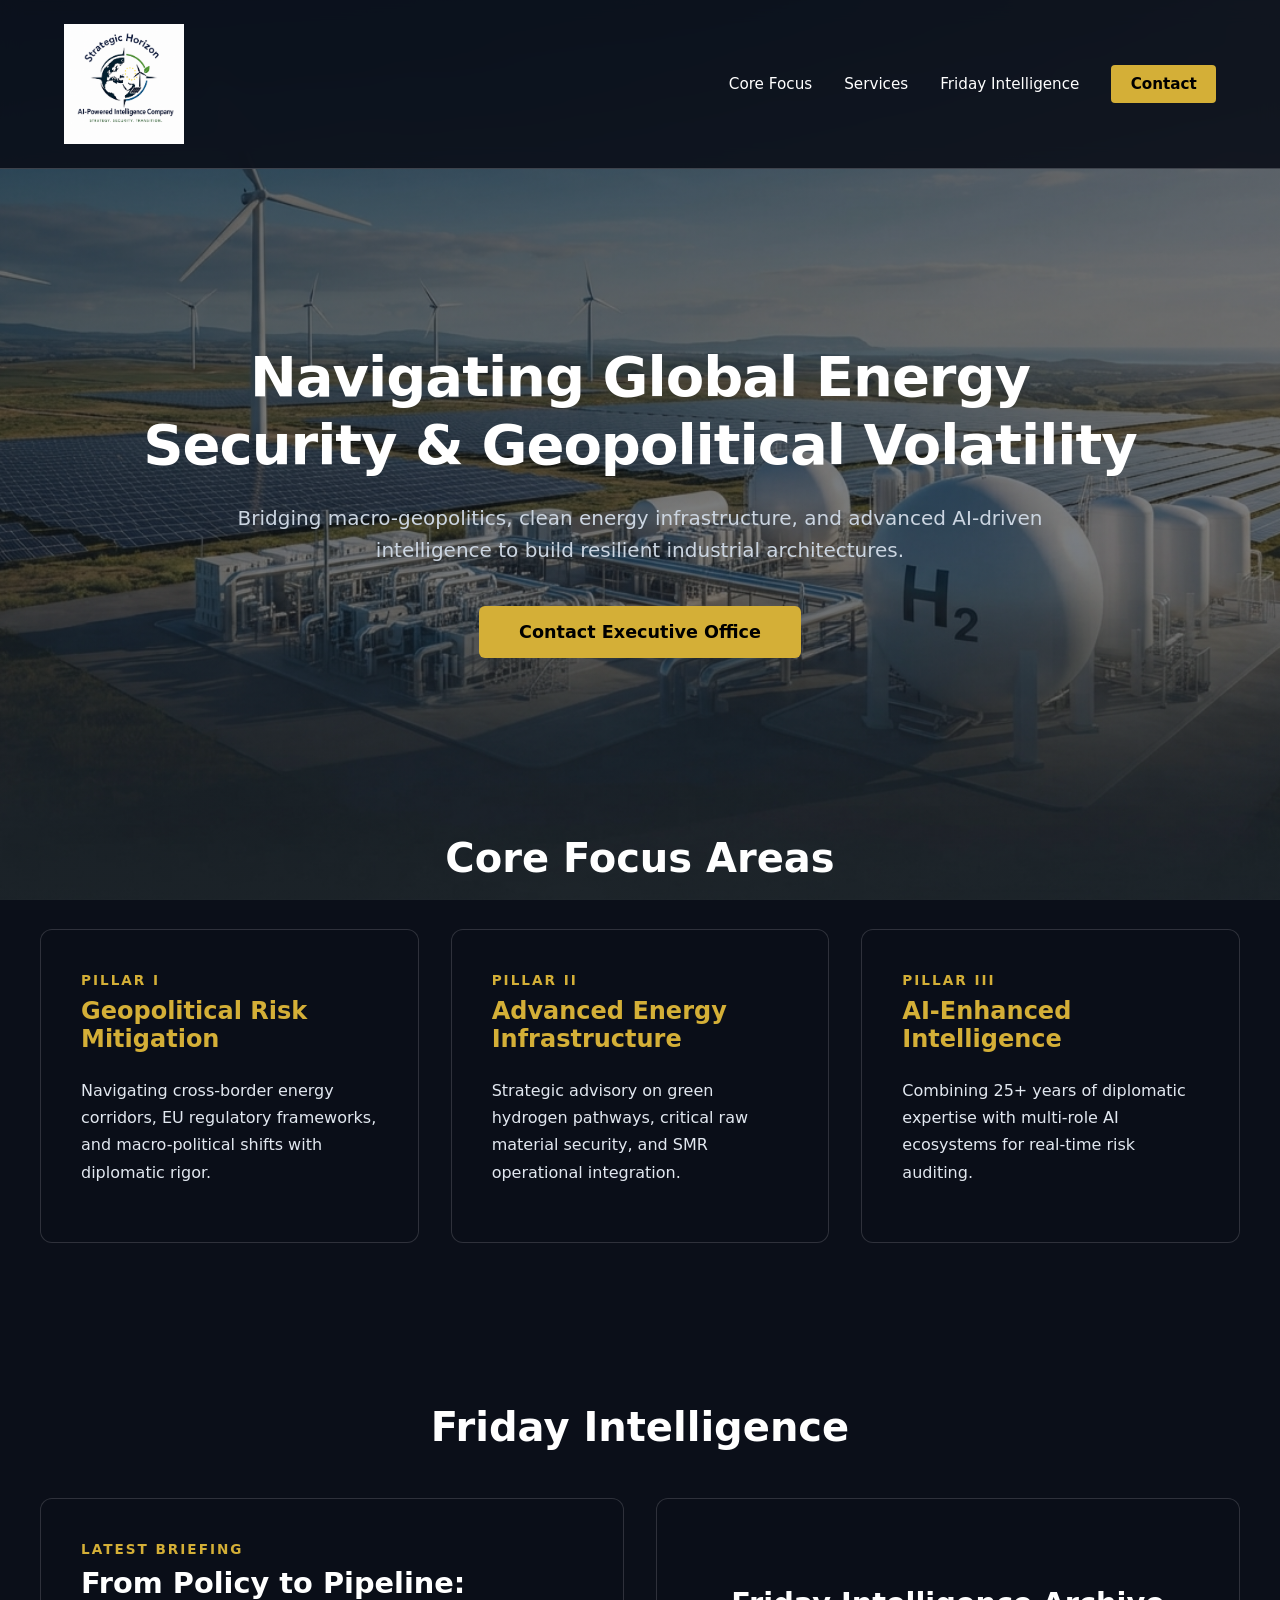
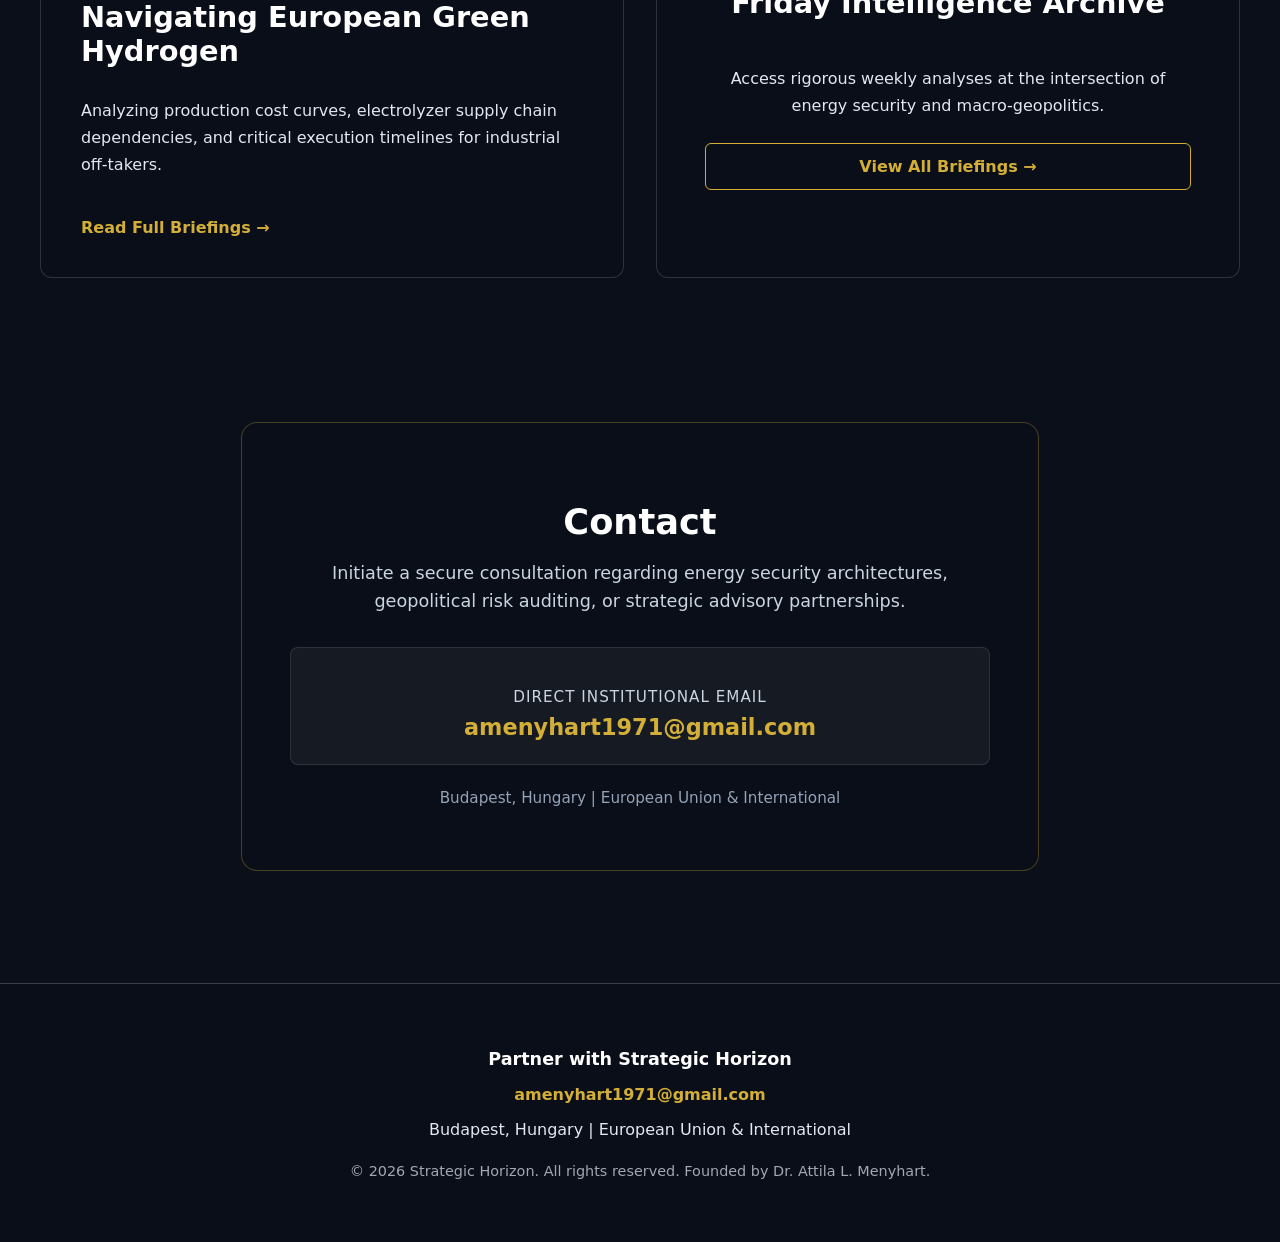
<file: index.html>
<!DOCTYPE html>
<html lang="en">
<head>
    <meta charset="UTF-8">
    <meta name="viewport" content="width=device-width, initial-scale=1.0">
    <title>Strategic Horizon | AI-Powered Intelligence & Energy Security</title>
    <link rel="stylesheet" href="src/styles/main.css">
    <style>
        body {
            background-color: #0b0f19;
            background-image: linear-gradient(rgba(11, 15, 25, 0.65), rgba(11, 15, 25, 0.45)), url('hero-bg.png');
            background-size: cover;
            background-position: center;
            background-attachment: fixed;
            background-repeat: no-repeat;
            color: #ffffff;
            font-family: system-ui, -apple-system, BlinkMacSystemFont, 'Segoe UI', Roboto, sans-serif;
            margin: 0;
            padding: 0;
            scroll-behavior: smooth;
        }
        .card {
            background: rgba(11, 15, 25, 0.85);
            border: 1px solid rgba(255,255,255,0.15);
            padding: 2.5rem;
            border-radius: 12px;
            backdrop-filter: blur(8px);
            transition: border-color 0.3s ease;
        }
        .card:hover {
            border-color: rgba(212, 175, 55, 0.5);
        }
        .contact-box {
            background: rgba(11, 15, 25, 0.9);
            border: 1px solid rgba(212, 175, 55, 0.3);
            padding: 3rem;
            border-radius: 16px;
            max-width: 700px;
            margin: 0 auto;
            text-align: center;
            backdrop-filter: blur(10px);
        }
    </style>
</head>
<body>

    <!-- Header / Navigation -->
    <header style="display: flex; justify-content: space-between; align-items: center; padding: 1.5rem 4rem; border-bottom: 1px solid rgba(255,255,255,0.2); position: sticky; top: 0; background: rgba(11, 15, 25, 0.9); z-index: 1000; backdrop-filter: blur(10px);">
        <a href="index.html" style="display: flex; align-items: center; text-decoration: none;">
            <img src="Logo.png" alt="Strategic Horizon Logo" style="height: 120px; width: auto; object-fit: contain;">
        </a>
        <nav style="display: flex; gap: 2rem; align-items: center; font-size: 0.95rem; font-weight: 500;">
            <a href="#core-focus" style="color: #ffffff; text-decoration: none;">Core Focus</a>
            <a href="services.html" style="color: #ffffff; text-decoration: none;">Services</a>
            <a href="friday-intelligence.html" style="color: #ffffff; text-decoration: none;">Friday Intelligence</a>
            <a href="#contact" style="background: #d4af37; color: #000000; padding: 0.6rem 1.2rem; border-radius: 4px; font-weight: 600; text-decoration: none;">Contact</a>
        </nav>
    </header>

    <!-- Hero Section -->
    <section style="padding: 8rem 2rem 5rem 2rem; text-align: center; max-width: 1000px; margin: 0 auto;">
        <h1 style="font-size: 3.5rem; font-weight: 700; margin-bottom: 1.5rem; letter-spacing: -1px; line-height: 1.2;">
            Navigating Global Energy Security & Geopolitical Volatility
        </h1>
        <p style="font-size: 1.25rem; color: #cbd5e1; line-height: 1.6; margin-bottom: 2.5rem; max-width: 850px; margin-left: auto; margin-right: auto;">
            Bridging macro-geopolitics, clean energy infrastructure, and advanced AI-driven intelligence to build resilient industrial architectures.
        </p>
        <a href="#contact" style="background: #d4af37; color: #000000; padding: 1rem 2.5rem; border-radius: 6px; font-weight: 700; text-decoration: none; font-size: 1.1rem; display: inline-block; transition: background 0.3s;">Contact Executive Office</a>
    </section>

    <!-- Core Focus Section -->
    <section id="core-focus" style="max-width: 1200px; margin: 0 auto; padding: 4rem 2rem;">
        <h2 style="text-align: center; font-size: 2.5rem; margin-bottom: 3rem; color: #ffffff;">Core Focus Areas</h2>
        <div style="display: grid; grid-template-columns: repeat(auto-fit, minmax(320px, 1fr)); gap: 2rem;">
            
            <div class="card">
                <span style="color: #d4af37; font-size: 0.85rem; text-transform: uppercase; letter-spacing: 2px; font-weight: 700;">Pillar I</span>
                <h3 style="color: #d4af37; font-size: 1.5rem; margin-top: 0.5rem;">Geopolitical Risk Mitigation</h3>
                <p style="color: #e2e8f0; line-height: 1.7; margin-top: 1rem;">
                    Navigating cross-border energy corridors, EU regulatory frameworks, and macro-political shifts with diplomatic rigor.
                </p>
            </div>

            <div class="card">
                <span style="color: #d4af37; font-size: 0.85rem; text-transform: uppercase; letter-spacing: 2px; font-weight: 700;">Pillar II</span>
                <h3 style="color: #d4af37; font-size: 1.5rem; margin-top: 0.5rem;">Advanced Energy Infrastructure</h3>
                <p style="color: #e2e8f0; line-height: 1.7; margin-top: 1rem;">
                    Strategic advisory on green hydrogen pathways, critical raw material security, and SMR operational integration.
                </p>
            </div>

            <div class="card">
                <span style="color: #d4af37; font-size: 0.85rem; text-transform: uppercase; letter-spacing: 2px; font-weight: 700;">Pillar III</span>
                <h3 style="color: #d4af37; font-size: 1.5rem; margin-top: 0.5rem;">AI-Enhanced Intelligence</h3>
                <p style="color: #e2e8f0; line-height: 1.7; margin-top: 1rem;">
                    Combining 25+ years of diplomatic expertise with multi-role AI ecosystems for real-time risk auditing.
                </p>
            </div>

        </div>
    </section>

    <!-- Friday Intelligence Teaser -->
    <section id="friday-intelligence" style="max-width: 1200px; margin: 0 auto; padding: 4rem 2rem;">
        <h2 style="text-align: center; font-size: 2.5rem; margin-bottom: 3rem; color: #ffffff;">Friday Intelligence</h2>
        <div style="display: grid; grid-template-columns: repeat(auto-fit, minmax(450px, 1fr)); gap: 2rem;">
            
            <div class="card">
                <span style="color: #d4af37; font-size: 0.85rem; text-transform: uppercase; letter-spacing: 2px; font-weight: 700;">Latest Briefing</span>
                <h3 style="color: #ffffff; font-size: 1.8rem; margin-top: 0.5rem;">From Policy to Pipeline: Navigating European Green Hydrogen</h3>
                <p style="color: #e2e8f0; line-height: 1.7; margin-top: 1rem;">
                    Analyzing production cost curves, electrolyzer supply chain dependencies, and critical execution timelines for industrial off-takers.
                </p>
                <a href="friday-intelligence.html" style="color: #d4af37; text-decoration: none; font-weight: 600; display: inline-block; margin-top: 1.5rem;">Read Full Briefings &rarr;</a>
            </div>

            <div class="card" style="display: flex; flex-direction: column; justify-content: center; text-align: center; padding: 3rem;">
                <h3 style="color: #ffffff; font-size: 1.8rem; margin-top: 0;">Friday Intelligence Archive</h3>
                <p style="color: #e2e8f0; line-height: 1.7; margin-top: 1rem; margin-bottom: 1.5rem;">
                    Access rigorous weekly analyses at the intersection of energy security and macro-geopolitics.
                </p>
                <a href="friday-intelligence.html" style="background: transparent; border: 1px solid #d4af37; color: #d4af37; padding: 0.8rem 1.5rem; border-radius: 6px; font-weight: 600; text-decoration: none; display: inline-block; transition: all 0.3s;">View All Briefings &rarr;</a>
            </div>

        </div>
    </section>

    <!-- Contact Section -->
    <section id="contact" style="max-width: 1200px; margin: 0 auto; padding: 5rem 2rem 7rem 2rem;">
        <div class="contact-box">
            <h2 style="color: #ffffff; font-size: 2.2rem; margin-bottom: 1rem;">Contact</h2>
            <p style="color: #cbd5e1; font-size: 1.1rem; line-height: 1.6; margin-bottom: 2rem;">
                Initiate a secure consultation regarding energy security architectures, geopolitical risk auditing, or strategic advisory partnerships.
            </p>
            <div style="background: rgba(255,255,255,0.05); padding: 1.5rem; border-radius: 8px; border: 1px solid rgba(255,255,255,0.1);">
                <p style="color: #cbd5e1; margin-bottom: 0.5rem; font-size: 0.95rem; text-transform: uppercase; letter-spacing: 1px;">Direct Institutional Email</p>
                <a href="mailto:amenyhart1971@gmail.com" style="color: #d4af37; font-size: 1.4rem; font-weight: 700; text-decoration: none;">amenyhart1971@gmail.com</a>
            </div>
            <p style="color: #94a3b8; margin-top: 1.5rem; font-size: 0.95rem;">Budapest, Hungary | European Union & International</p>
        </div>
    </section>

    <!-- Footer -->
    <footer style="border-top: 1px solid rgba(255,255,255,0.2); padding: 3rem 2rem; text-align: center; background: rgba(11, 15, 25, 0.9);">
        <p style="margin-bottom: 0.5rem; color: #ffffff; font-weight: 600; font-size: 1.1rem;">Partner with Strategic Horizon</p>
        <p style="margin-bottom: 0.5rem;"><a href="mailto:amenyhart1971@gmail.com" style="color: #d4af37; text-decoration: none; font-weight: 600;">amenyhart1971@gmail.com</a></p>
        <p style="margin-bottom: 1.5rem; color: #e2e8f0;">Budapest, Hungary | European Union & International</p>
        <p style="color: #a1a7b3; font-size: 0.9rem;">&copy; 2026 Strategic Horizon. All rights reserved. Founded by Dr. Attila L. Menyhart.</p>
    </footer>

</body>
</html>
</file>
<file: src/styles/main.css>
:root {
  --bg-primary: #0a0f1d;
  --text-primary: #f8fafc;
  --accent-gold: #d4af37;
  --card-bg: rgba(255, 255, 255, 0.03);
  --border-color: rgba(255, 255, 255, 0.1);
}

body {
  margin: 0;
  background-color: var(--bg-primary);
  color: var(--text-primary);
  font-family: -apple-system, BlinkMacSystemFont, "Segoe UI", Roboto, sans-serif;
}

.services-grid {
  display: grid;
  grid-template-columns: repeat(3, 1fr);
  gap: 2rem;
  max-width: 1200px;
  margin: 0 auto;
  padding: 4rem 2rem;
}

@media (max-width: 768px) {
  .services-grid {
    grid-template-columns: 1fr;
  }
}

.intelligence-grid {
  display: grid;
  grid-template-columns: 2fr 1fr;
  gap: 2.5rem;
  max-width: 1200px;
  margin: 0 auto;
  padding: 4rem 2rem;
}

@media (max-width: 1024px) {
  .intelligence-grid {
    grid-template-columns: 1fr;
  }
}

.horizon-card {
  background: var(--card-bg);
  border: 1px solid var(--border-color);
  border-radius: 6px;
  padding: 2rem;
  transition: border-color 0.3s ease;
}

.horizon-card:hover {
  border-color: var(--accent-gold);
}
</file>
